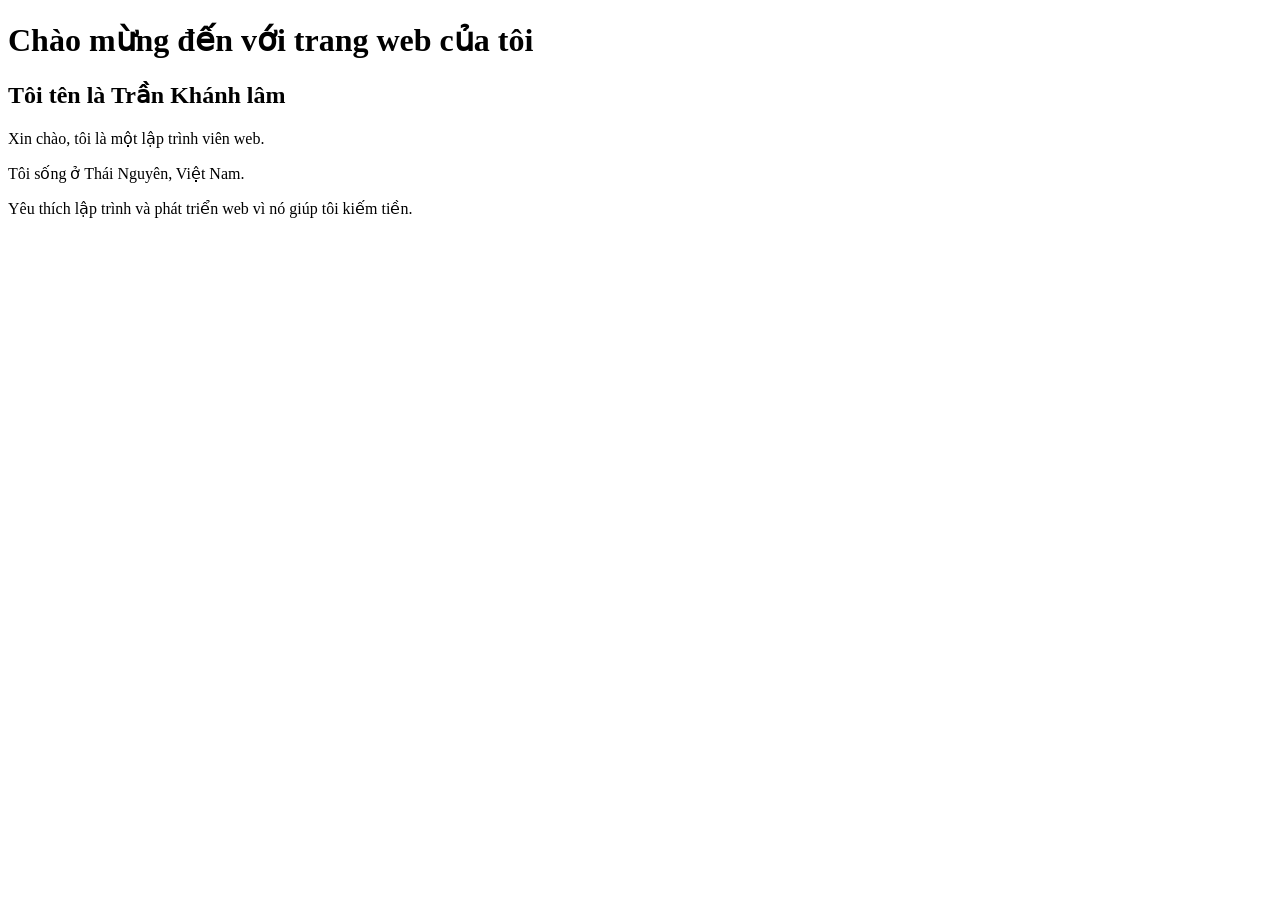
<file: index.html>
<!DOCTYPE html>
<html lang="en">
<head>
    <meta charset="UTF-8">
    <meta name="viewport" content="width=device-width, initial-scale=1.0">
    <title>Document</title>
</head>
<body>
    <h1>Chào mừng đến với trang web của tôi</h1>
    <h2>Tôi tên là Trần Khánh lâm</h2>
    <p>Xin chào, tôi là một lập trình viên web.</p>
    <p>Tôi sống ở Thái Nguyên, Việt Nam.</p>
    <p>Yêu thích lập trình và phát triển web vì nó giúp tôi kiếm tiền.</p>
</body>
</html>
</file>
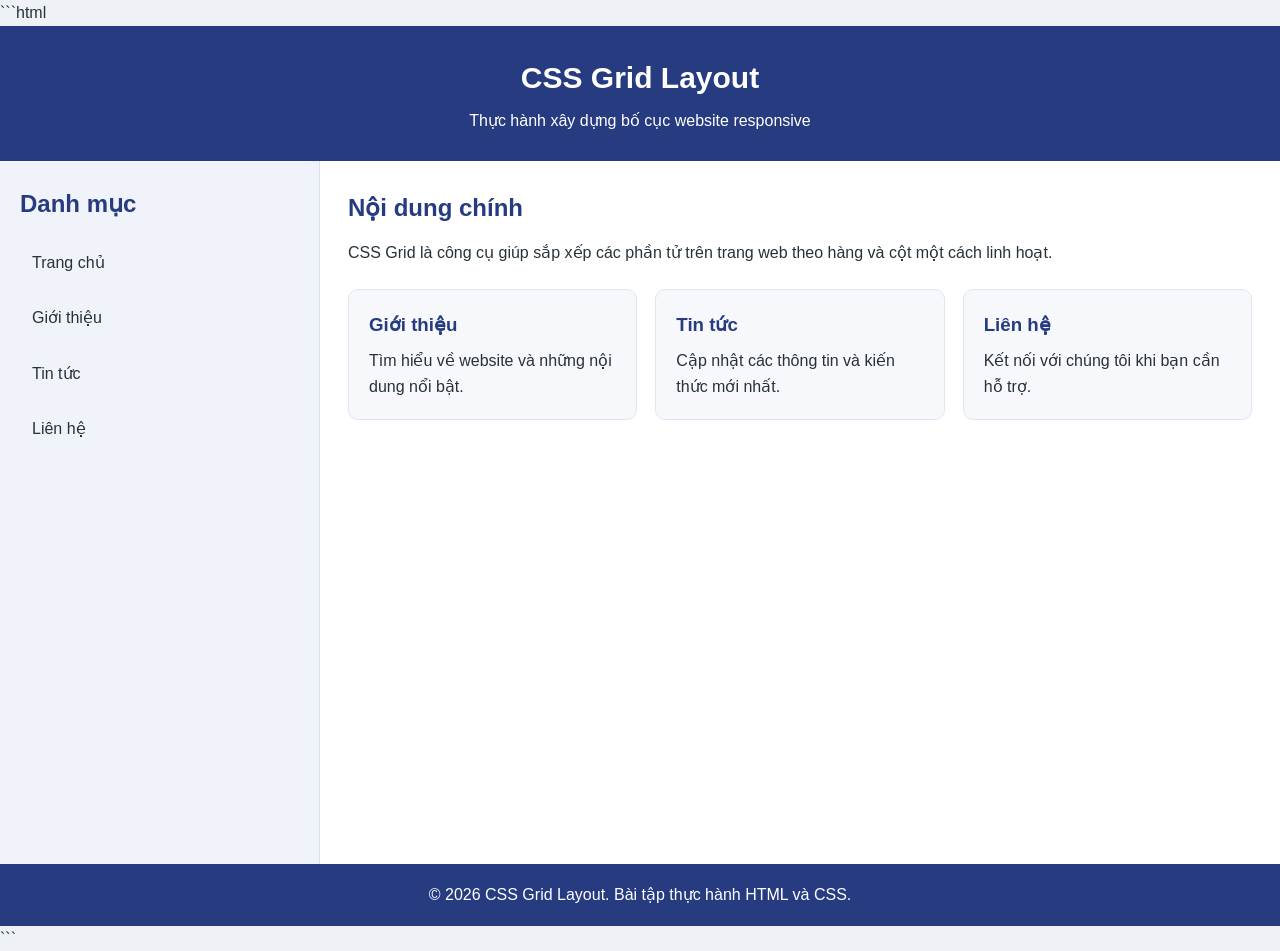
<file: css-grid-layout/index.html>
```html
<!DOCTYPE html>
<html lang="vi">
<head>
    <meta charset="UTF-8">
    <meta name="viewport" content="width=device-width, initial-scale=1.0">
    <title>CSS Grid Layout</title>
    <link rel="stylesheet" href="style.css">
</head>
<body>
    <div class="container">
        <header class="header">
            <h1>CSS Grid Layout</h1>
            <p>Thực hành xây dựng bố cục website responsive</p>
        </header>

        <nav class="sidebar">
            <h2>Danh mục</h2>
            <ul>
                <li><a href="#home">Trang chủ</a></li>
                <li><a href="#about">Giới thiệu</a></li>
                <li><a href="#news">Tin tức</a></li>
                <li><a href="#contact">Liên hệ</a></li>
            </ul>
        </nav>

        <main class="content" id="home">
            <h2>Nội dung chính</h2>
            <p>
                CSS Grid là công cụ giúp sắp xếp các phần tử trên trang web
                theo hàng và cột một cách linh hoạt.
            </p>

            <section class="cards">
                <article class="card" id="about">
                    <h3>Giới thiệu</h3>
                    <p>Tìm hiểu về website và những nội dung nổi bật.</p>
                </article>

                <article class="card" id="news">
                    <h3>Tin tức</h3>
                    <p>Cập nhật các thông tin và kiến thức mới nhất.</p>
                </article>

                <article class="card" id="contact">
                    <h3>Liên hệ</h3>
                    <p>Kết nối với chúng tôi khi bạn cần hỗ trợ.</p>
                </article>
            </section>
        </main>

        <footer class="footer">
            <p>&copy; 2026 CSS Grid Layout. Bài tập thực hành HTML và CSS.</p>
        </footer>
    </div>
</body>
</html>
```
</file>
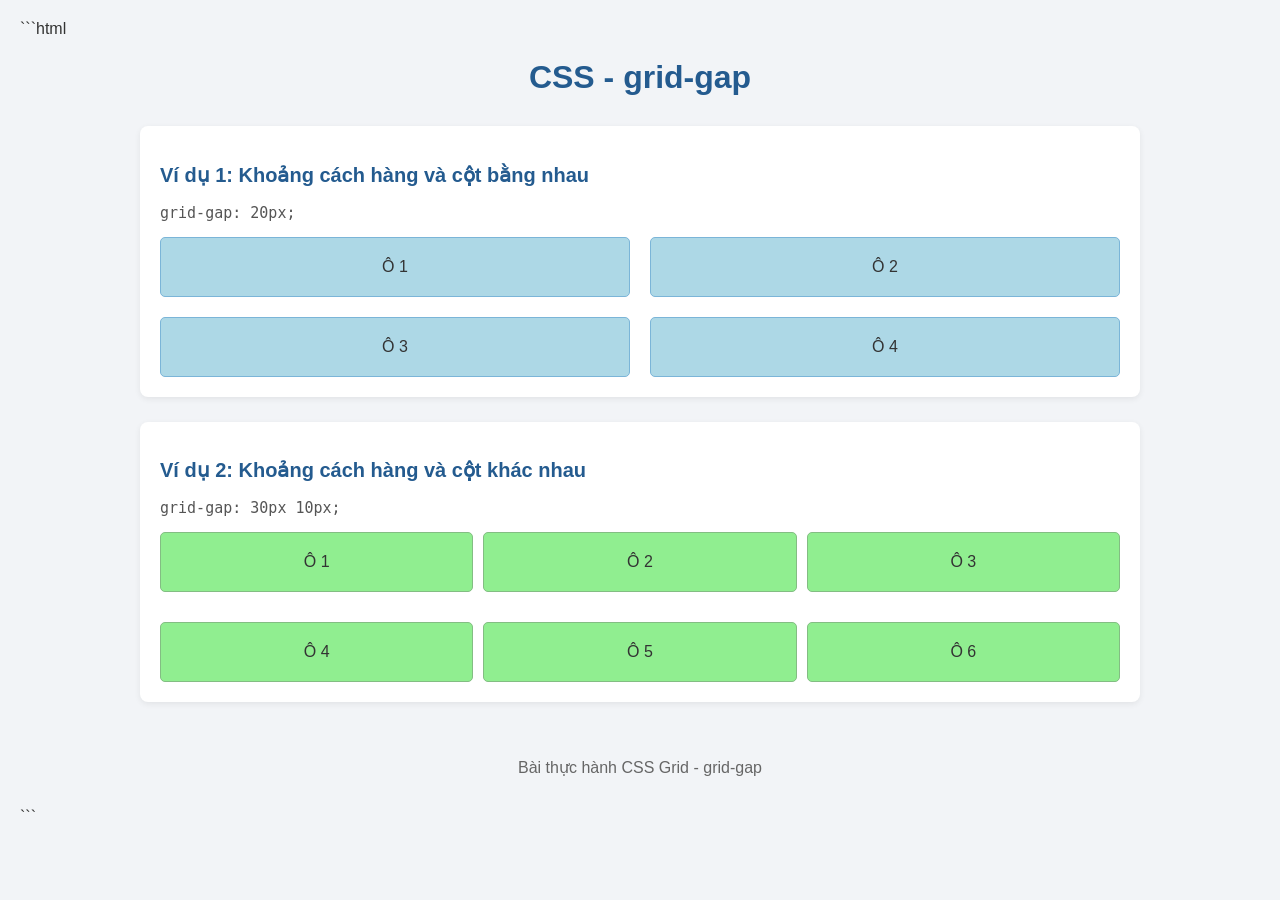
<file: grid-gap/index.htm>
```html
<!DOCTYPE html>
<html lang="vi">
<head>
    <meta charset="UTF-8">
    <meta name="viewport" content="width=device-width, initial-scale=1.0">
    <title>CSS Grid Gap</title>
    <link rel="stylesheet" href="style.css">
</head>
<body>
    <div class="container">
        <h1>CSS - grid-gap</h1>

        <!-- Ví dụ 1 -->
        <section class="example">
            <h2>Ví dụ 1: Khoảng cách hàng và cột bằng nhau</h2>
            <p>grid-gap: 20px;</p>

            <div class="grid-container grid-example-1">
                <div>Ô 1</div>
                <div>Ô 2</div>
                <div>Ô 3</div>
                <div>Ô 4</div>
            </div>
        </section>

        <!-- Ví dụ 2 -->
        <section class="example">
            <h2>Ví dụ 2: Khoảng cách hàng và cột khác nhau</h2>
            <p>grid-gap: 30px 10px;</p>

            <div class="grid-container grid-example-2">
                <div>Ô 1</div>
                <div>Ô 2</div>
                <div>Ô 3</div>
                <div>Ô 4</div>
                <div>Ô 5</div>
                <div>Ô 6</div>
            </div>
        </section>

        <footer>
            <p>Bài thực hành CSS Grid - grid-gap</p>
        </footer>
    </div>
</body>
</html>
```
</file>
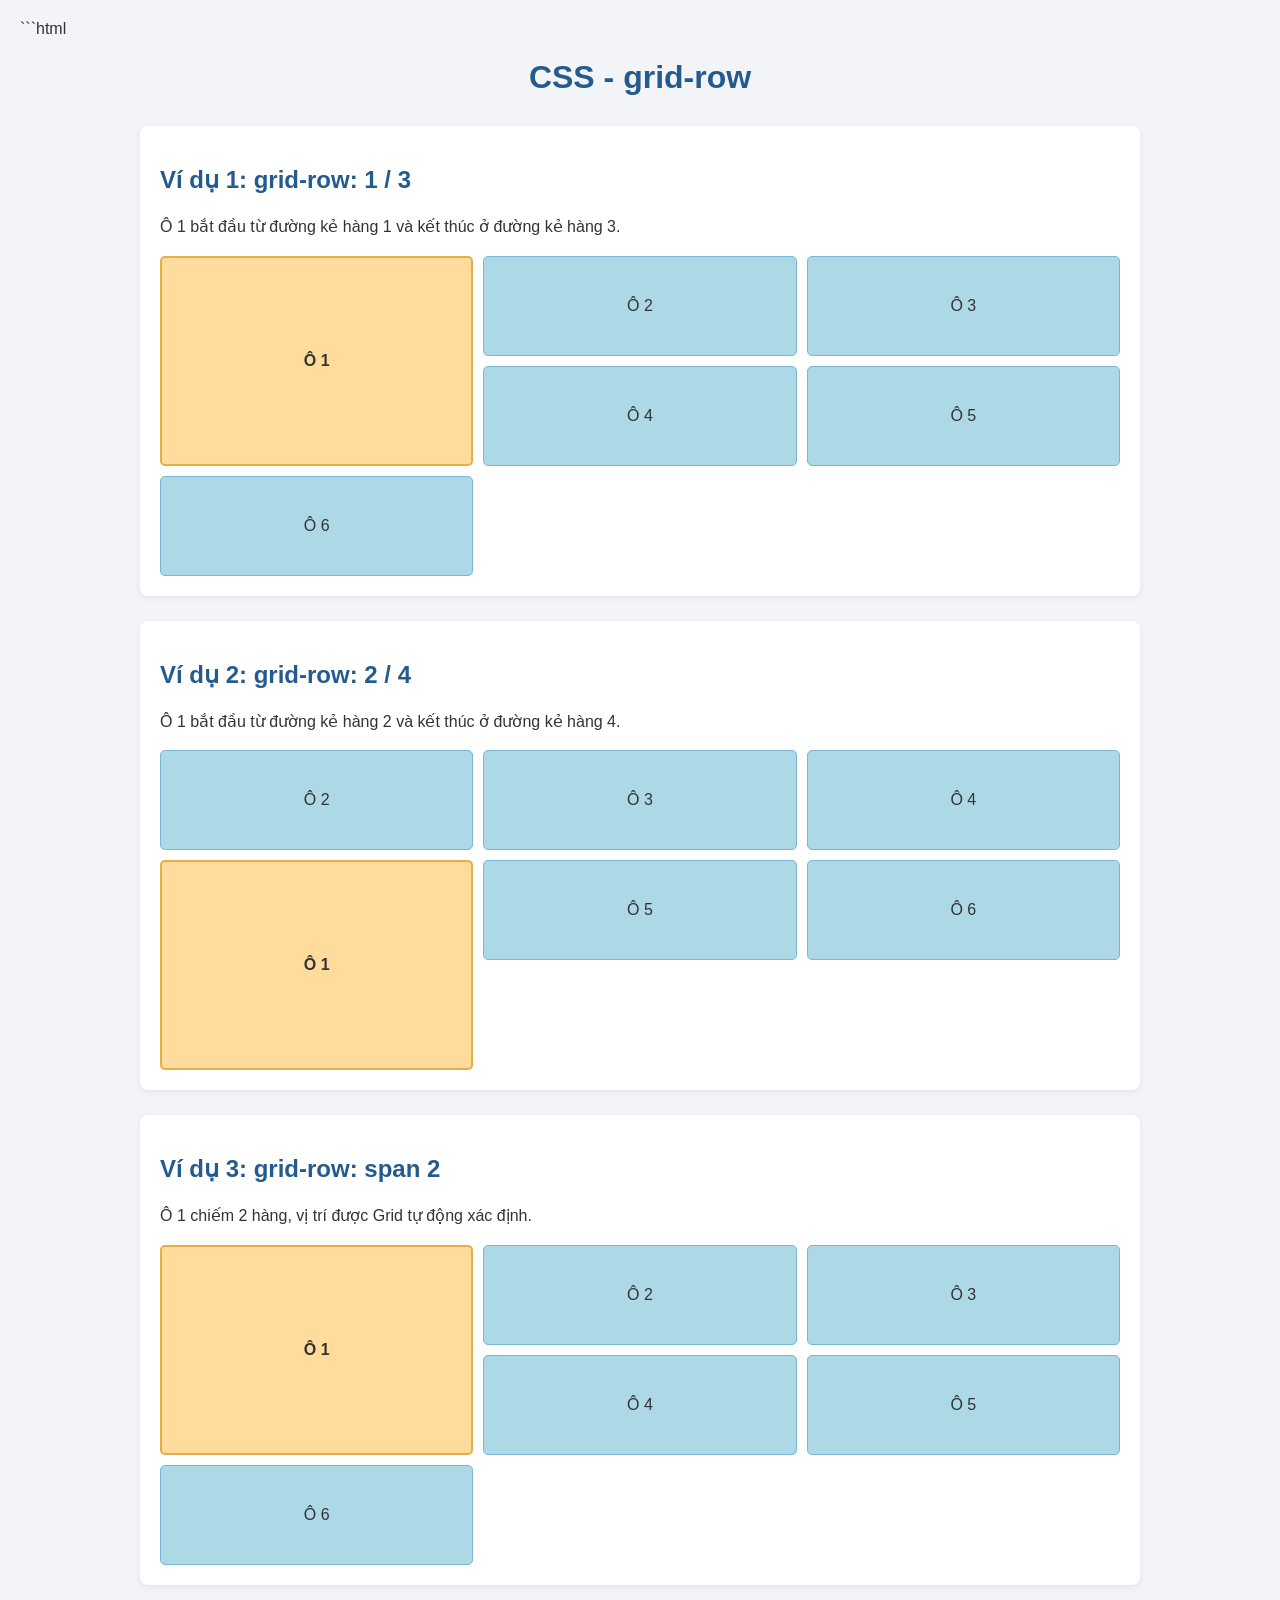
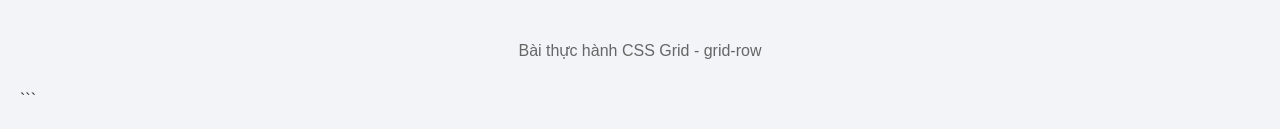
<file: grid-row/index.html>
```html
<!DOCTYPE html>
<html lang="vi">
<head>
    <meta charset="UTF-8">
    <meta name="viewport" content="width=device-width, initial-scale=1.0">
    <title>CSS Grid Row</title>
    <link rel="stylesheet" href="style.css">
</head>
<body>
    <div class="container">
        <h1>CSS - grid-row</h1>

        <section class="example">
            <h2>Ví dụ 1: grid-row: 1 / 3</h2>
            <p>Ô 1 bắt đầu từ đường kẻ hàng 1 và kết thúc ở đường kẻ hàng 3.</p>

            <div class="grid-container grid-example-1">
                <div class="item item1">Ô 1</div>
                <div class="item">Ô 2</div>
                <div class="item">Ô 3</div>
                <div class="item">Ô 4</div>
                <div class="item">Ô 5</div>
                <div class="item">Ô 6</div>
            </div>
        </section>

        <section class="example">
            <h2>Ví dụ 2: grid-row: 2 / 4</h2>
            <p>Ô 1 bắt đầu từ đường kẻ hàng 2 và kết thúc ở đường kẻ hàng 4.</p>

            <div class="grid-container grid-example-2">
                <div class="item item1">Ô 1</div>
                <div class="item">Ô 2</div>
                <div class="item">Ô 3</div>
                <div class="item">Ô 4</div>
                <div class="item">Ô 5</div>
                <div class="item">Ô 6</div>
            </div>
        </section>

        <section class="example">
            <h2>Ví dụ 3: grid-row: span 2</h2>
            <p>Ô 1 chiếm 2 hàng, vị trí được Grid tự động xác định.</p>

            <div class="grid-container grid-example-3">
                <div class="item item1">Ô 1</div>
                <div class="item">Ô 2</div>
                <div class="item">Ô 3</div>
                <div class="item">Ô 4</div>
                <div class="item">Ô 5</div>
                <div class="item">Ô 6</div>
            </div>
        </section>

        <footer>
            <p>Bài thực hành CSS Grid - grid-row</p>
        </footer>
    </div>
</body>
</html>
```
</file>
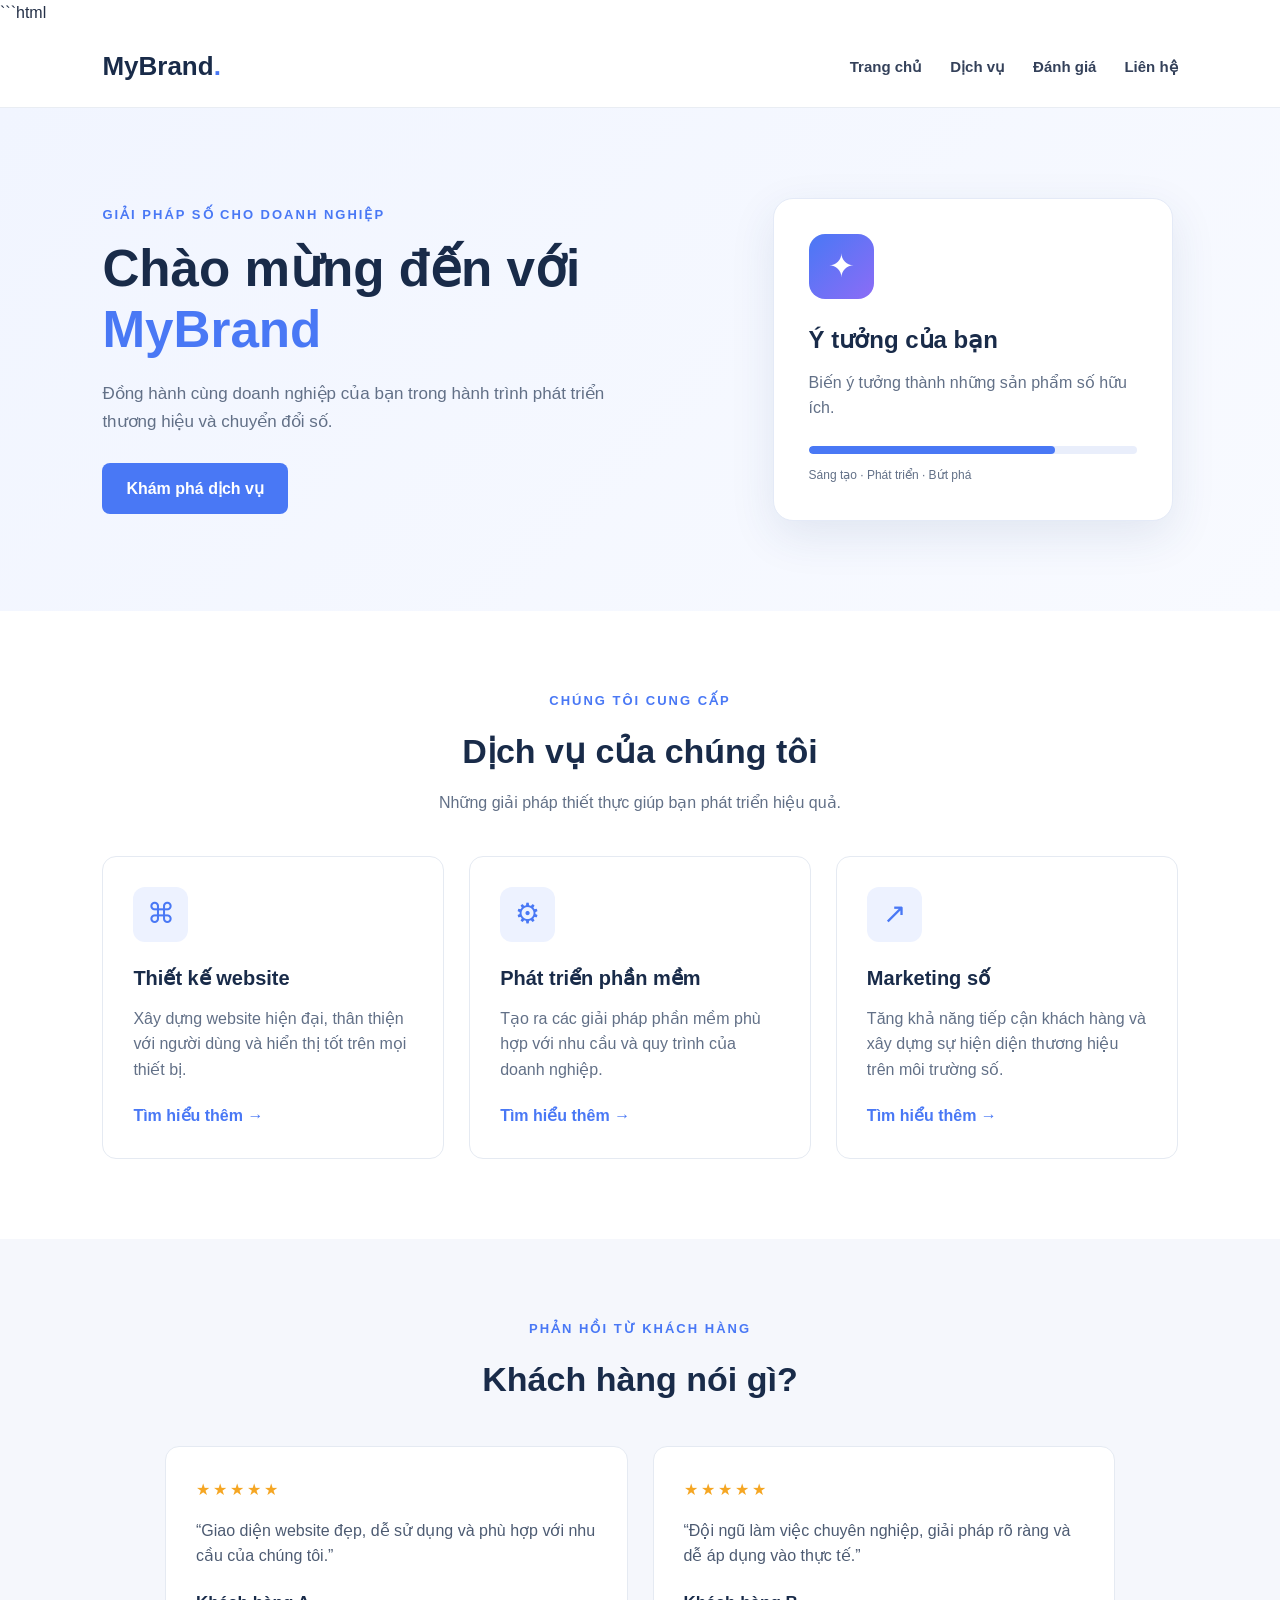
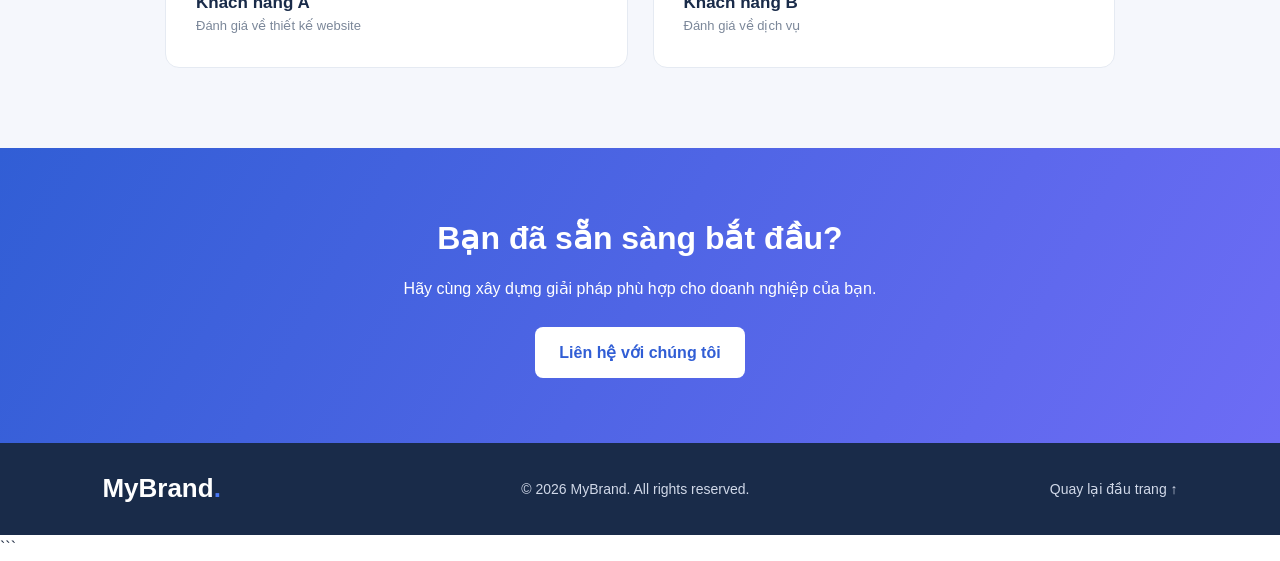
<file: landing-page-responsive/index.html>
```html
<!DOCTYPE html>
<html lang="vi">
<head>
    <meta charset="UTF-8">
    <meta name="viewport" content="width=device-width, initial-scale=1.0">
    <title>MyBrand - Landing Page</title>
    <link rel="stylesheet" href="style.css">
</head>
<body>

    <!-- Header -->
    <header class="header">
        <a href="#" class="logo">MyBrand<span>.</span></a>

        <nav class="nav">
            <ul>
                <li><a href="#home">Trang chủ</a></li>
                <li><a href="#services">Dịch vụ</a></li>
                <li><a href="#testimonials">Đánh giá</a></li>
                <li><a href="#contact">Liên hệ</a></li>
            </ul>
        </nav>
    </header>

    <main>
        <!-- Hero section -->
        <section id="home" class="hero">
            <div class="hero-content">
                <p class="subtitle">GIẢI PHÁP SỐ CHO DOANH NGHIỆP</p>

                <h1>Chào mừng đến với <span>MyBrand</span></h1>

                <p class="hero-description">
                    Đồng hành cùng doanh nghiệp của bạn trong hành trình
                    phát triển thương hiệu và chuyển đổi số.
                </p>

                <a href="#services" class="btn">Khám phá dịch vụ</a>
            </div>

            <div class="hero-card">
                <div class="hero-icon">✦</div>
                <h2>Ý tưởng của bạn</h2>
                <p>Biến ý tưởng thành những sản phẩm số hữu ích.</p>
                <div class="progress">
                    <span></span>
                </div>
                <p class="progress-label">Sáng tạo · Phát triển · Bứt phá</p>
            </div>
        </section>

        <!-- Services -->
        <section id="services" class="services">
            <div class="section-heading">
                <p class="subtitle">CHÚNG TÔI CUNG CẤP</p>
                <h2>Dịch vụ của chúng tôi</h2>
                <p>Những giải pháp thiết thực giúp bạn phát triển hiệu quả.</p>
            </div>

            <div class="service-container">
                <article class="service">
                    <div class="service-icon">⌘</div>
                    <h3>Thiết kế website</h3>
                    <p>
                        Xây dựng website hiện đại, thân thiện với người dùng
                        và hiển thị tốt trên mọi thiết bị.
                    </p>
                    <a href="#contact">Tìm hiểu thêm →</a>
                </article>

                <article class="service">
                    <div class="service-icon">⚙</div>
                    <h3>Phát triển phần mềm</h3>
                    <p>
                        Tạo ra các giải pháp phần mềm phù hợp với nhu cầu
                        và quy trình của doanh nghiệp.
                    </p>
                    <a href="#contact">Tìm hiểu thêm →</a>
                </article>

                <article class="service">
                    <div class="service-icon">↗</div>
                    <h3>Marketing số</h3>
                    <p>
                        Tăng khả năng tiếp cận khách hàng và xây dựng
                        sự hiện diện thương hiệu trên môi trường số.
                    </p>
                    <a href="#contact">Tìm hiểu thêm →</a>
                </article>
            </div>
        </section>

        <!-- Testimonials -->
        <section id="testimonials" class="testimonials">
            <div class="section-heading">
                <p class="subtitle">PHẢN HỒI TỪ KHÁCH HÀNG</p>
                <h2>Khách hàng nói gì?</h2>
            </div>

            <div class="testimonial-container">
                <article class="testimonial">
                    <div class="stars">★★★★★</div>
                    <p>
                        “Giao diện website đẹp, dễ sử dụng và phù hợp
                        với nhu cầu của chúng tôi.”
                    </p>
                    <h3>Khách hàng A</h3>
                    <span>Đánh giá về thiết kế website</span>
                </article>

                <article class="testimonial">
                    <div class="stars">★★★★★</div>
                    <p>
                        “Đội ngũ làm việc chuyên nghiệp, giải pháp rõ ràng
                        và dễ áp dụng vào thực tế.”
                    </p>
                    <h3>Khách hàng B</h3>
                    <span>Đánh giá về dịch vụ</span>
                </article>
            </div>
        </section>

        <!-- Contact call to action -->
        <section id="contact" class="contact">
            <h2>Bạn đã sẵn sàng bắt đầu?</h2>
            <p>Hãy cùng xây dựng giải pháp phù hợp cho doanh nghiệp của bạn.</p>
            <a href="mailto:hello@example.com" class="btn btn-light">
                Liên hệ với chúng tôi
            </a>
        </section>
    </main>

    <!-- Footer -->
    <footer class="footer">
        <a href="#home" class="logo">MyBrand<span>.</span></a>
        <p>&copy; 2026 MyBrand. All rights reserved.</p>
        <a href="#home">Quay lại đầu trang ↑</a>
    </footer>

</body>
</html>
```
</file>
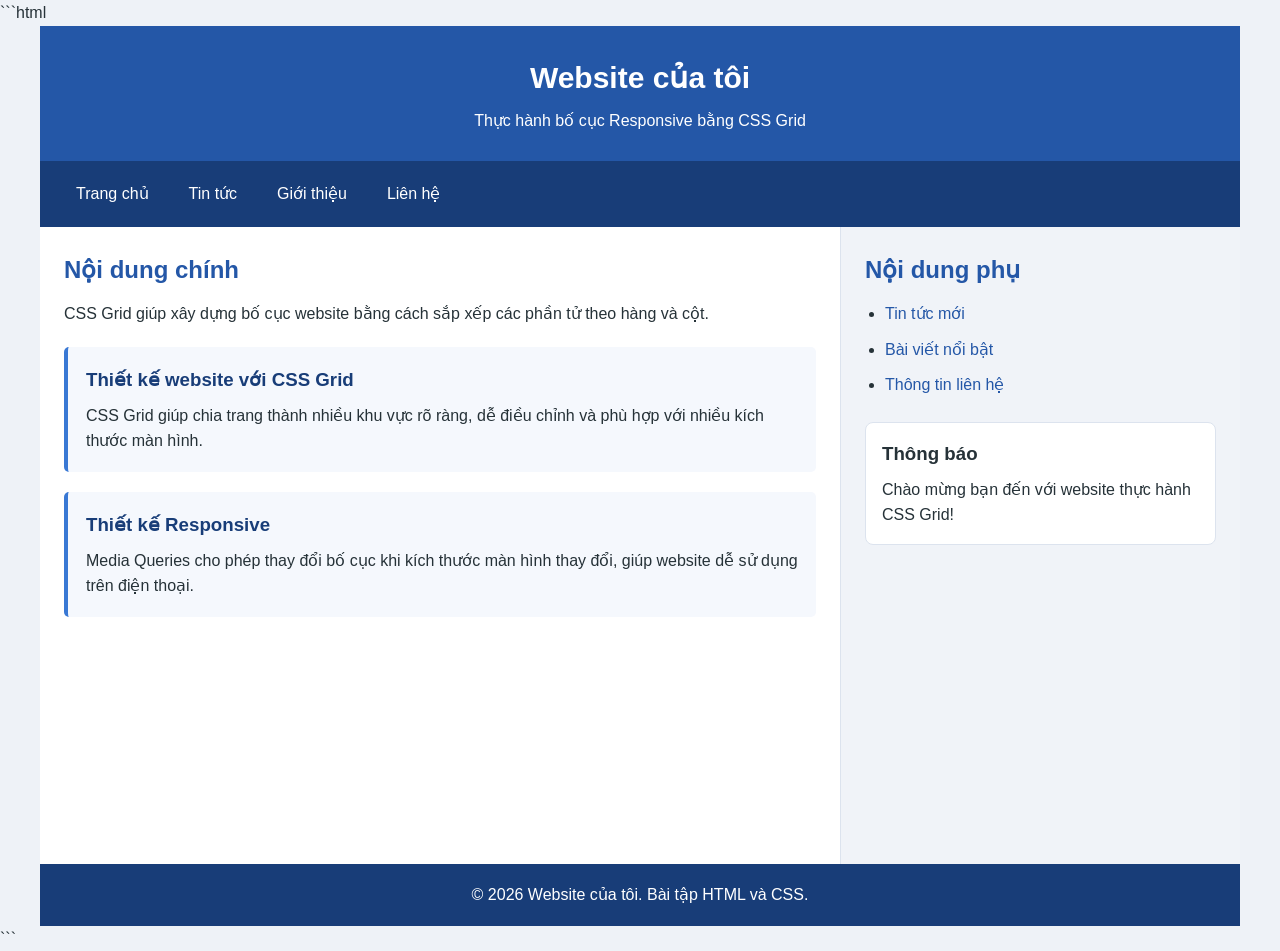
<file: responsive-grid-layout/index.html>
```html
<!DOCTYPE html>
<html lang="vi">
<head>
    <meta charset="UTF-8">
    <meta name="viewport" content="width=device-width, initial-scale=1.0">
    <title>Responsive Grid Layout</title>
    <link rel="stylesheet" href="style.css">
</head>
<body>
    <div class="container">
        <header class="header">
            <h1>Website của tôi</h1>
            <p>Thực hành bố cục Responsive bằng CSS Grid</p>
        </header>

        <nav class="navigation">
            <a href="#home">Trang chủ</a>
            <a href="#news">Tin tức</a>
            <a href="#about">Giới thiệu</a>
            <a href="#contact">Liên hệ</a>
        </nav>

        <main class="main-content" id="home">
            <h2>Nội dung chính</h2>
            <p>
                CSS Grid giúp xây dựng bố cục website bằng cách sắp xếp
                các phần tử theo hàng và cột.
            </p>

            <section class="article" id="news">
                <h3>Thiết kế website với CSS Grid</h3>
                <p>
                    CSS Grid giúp chia trang thành nhiều khu vực rõ ràng,
                    dễ điều chỉnh và phù hợp với nhiều kích thước màn hình.
                </p>
            </section>

            <section class="article" id="about">
                <h3>Thiết kế Responsive</h3>
                <p>
                    Media Queries cho phép thay đổi bố cục khi kích thước
                    màn hình thay đổi, giúp website dễ sử dụng trên điện thoại.
                </p>
            </section>
        </main>

        <aside class="sidebar">
            <h2>Nội dung phụ</h2>
            <ul>
                <li><a href="#news">Tin tức mới</a></li>
                <li><a href="#about">Bài viết nổi bật</a></li>
                <li><a href="#contact">Thông tin liên hệ</a></li>
            </ul>

            <div class="sidebar-box" id="contact">
                <h3>Thông báo</h3>
                <p>Chào mừng bạn đến với website thực hành CSS Grid!</p>
            </div>
        </aside>

        <footer class="footer">
            <p>&copy; 2026 Website của tôi. Bài tập HTML và CSS.</p>
        </footer>
    </div>
</body>
</html>
```
</file>
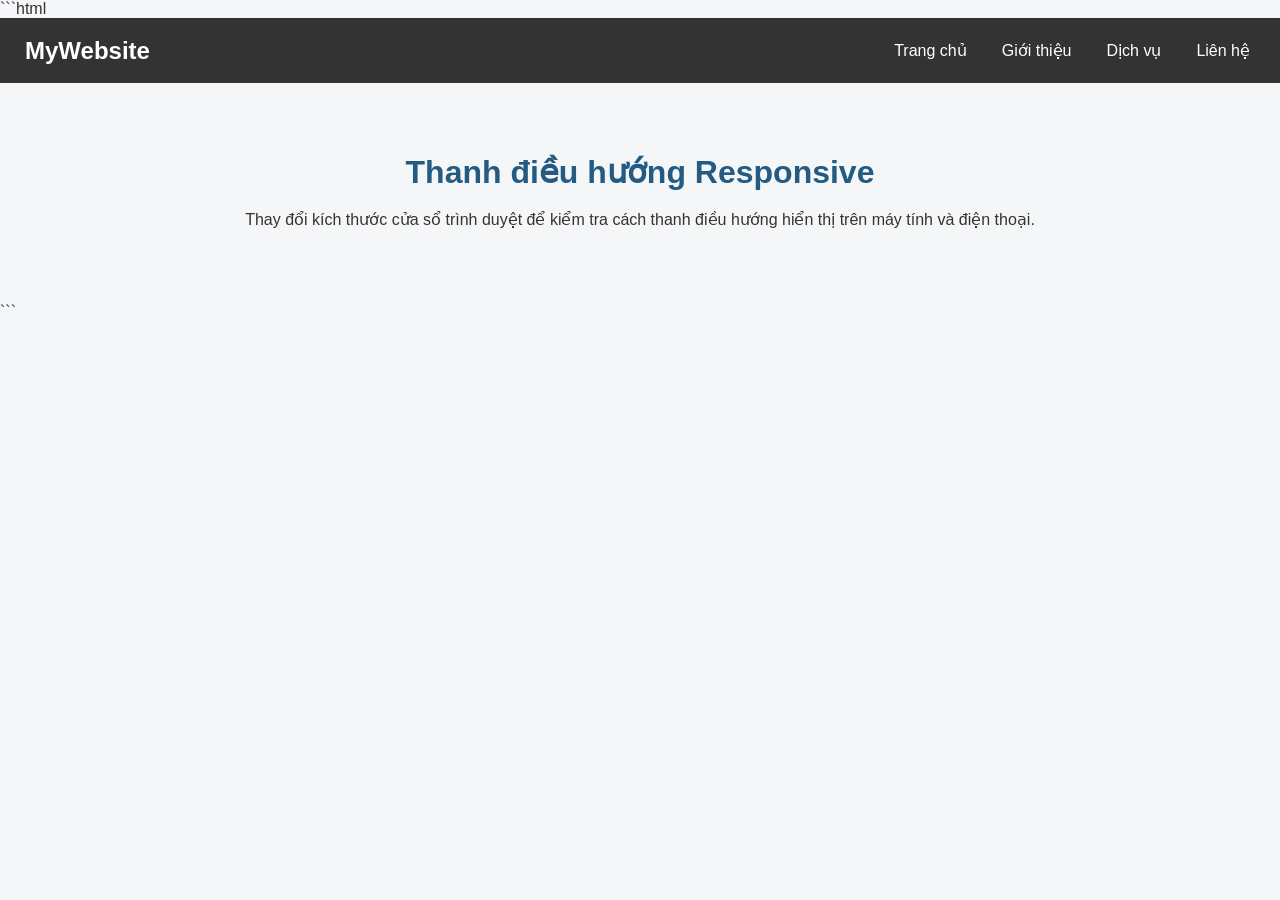
<file: responsive-navbar/index.html>
```html
<!DOCTYPE html>
<html lang="vi">
<head>
    <meta charset="UTF-8">
    <meta name="viewport" content="width=device-width, initial-scale=1.0">
    <title>Responsive Navbar</title>
    <link rel="stylesheet" href="style.css">
    <script src="script.js" defer></script>
</head>
<body>
    <nav class="navbar">
        <a href="#" class="logo">MyWebsite</a>

        <button
            class="menu-icon"
            type="button"
            aria-label="Mở menu"
            aria-expanded="false"
            aria-controls="nav-links"
        >
            ☰
        </button>

        <ul class="nav-links" id="nav-links">
            <li><a href="#">Trang chủ</a></li>
            <li><a href="#">Giới thiệu</a></li>
            <li><a href="#">Dịch vụ</a></li>
            <li><a href="#">Liên hệ</a></li>
        </ul>
    </nav>

    <main class="content">
        <h1>Thanh điều hướng Responsive</h1>
        <p>
            Thay đổi kích thước cửa sổ trình duyệt để kiểm tra
            cách thanh điều hướng hiển thị trên máy tính và điện thoại.
        </p>
    </main>
</body>
</html>
```
</file>
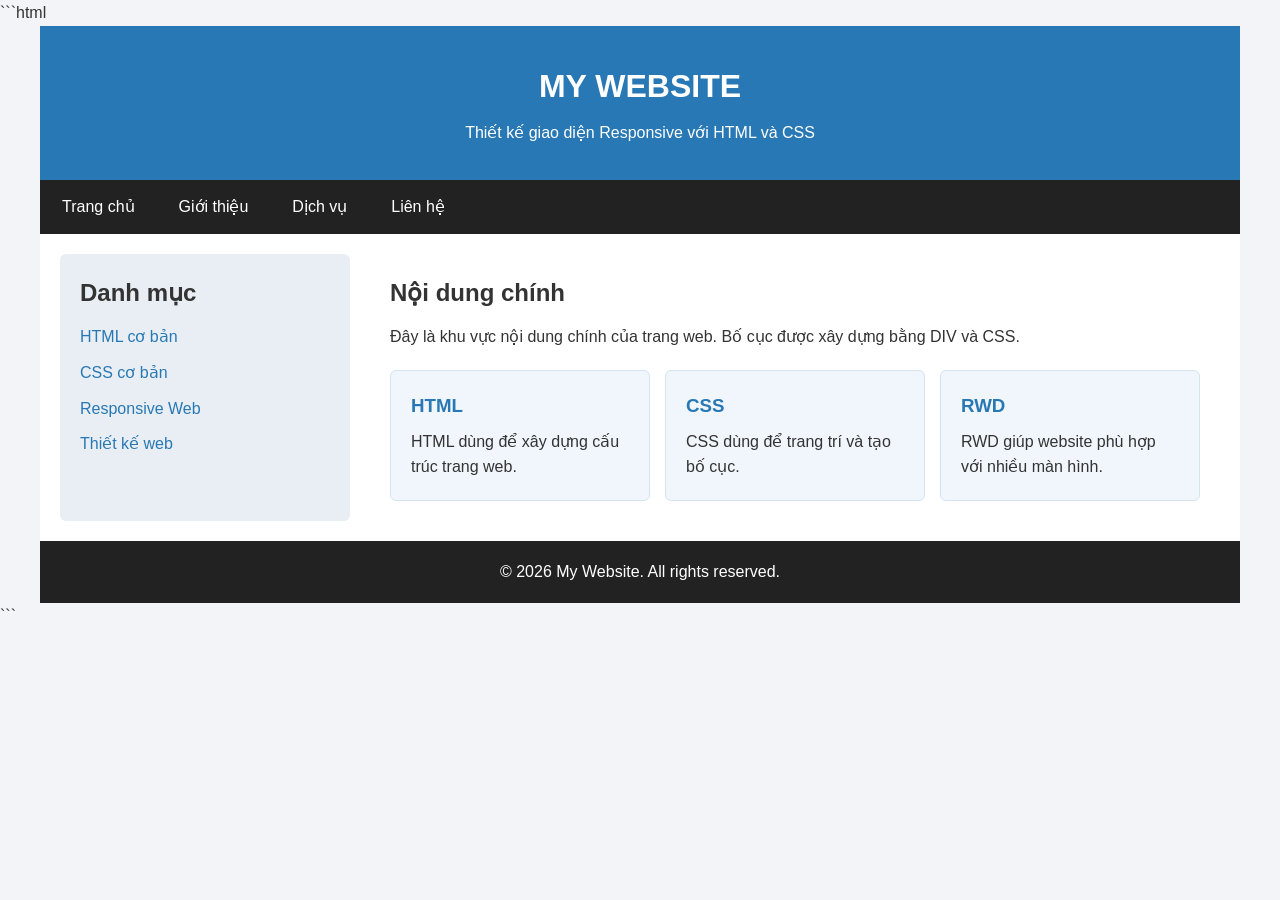
<file: tao-layout-rwd/index.html>
```html
<!DOCTYPE html>
<html lang="vi">
<head>
    <meta charset="UTF-8">
    <meta name="viewport" content="width=device-width, initial-scale=1.0">
    <title>Tạo Layout với RWD</title>
    <link rel="stylesheet" href="style.css">
</head>
<body>

    <div class="container">

        <div class="header">
            <h1>MY WEBSITE</h1>
            <p>Thiết kế giao diện Responsive với HTML và CSS</p>
        </div>

        <div class="menu">
            <a href="#">Trang chủ</a>
            <a href="#">Giới thiệu</a>
            <a href="#">Dịch vụ</a>
            <a href="#">Liên hệ</a>
        </div>

        <div class="main">
            <div class="sidebar">
                <h2>Danh mục</h2>
                <ul>
                    <li><a href="#">HTML cơ bản</a></li>
                    <li><a href="#">CSS cơ bản</a></li>
                    <li><a href="#">Responsive Web</a></li>
                    <li><a href="#">Thiết kế web</a></li>
                </ul>
            </div>

            <div class="content">
                <h2>Nội dung chính</h2>
                <p>
                    Đây là khu vực nội dung chính của trang web.
                    Bố cục được xây dựng bằng DIV và CSS.
                </p>

                <div class="cards">
                    <div class="card">
                        <h3>HTML</h3>
                        <p>HTML dùng để xây dựng cấu trúc trang web.</p>
                    </div>

                    <div class="card">
                        <h3>CSS</h3>
                        <p>CSS dùng để trang trí và tạo bố cục.</p>
                    </div>

                    <div class="card">
                        <h3>RWD</h3>
                        <p>RWD giúp website phù hợp với nhiều màn hình.</p>
                    </div>
                </div>
            </div>
        </div>

        <div class="footer">
            <p>© 2026 My Website. All rights reserved.</p>
        </div>

    </div>

</body>
</html>
```
</file>
<file: css-grid-layout/style.css>
/* Thiết lập chung */
* {
    margin: 0;
    padding: 0;
    box-sizing: border-box;
}

html {
    scroll-behavior: smooth;
}

body {
    font-family: Arial, sans-serif;
    line-height: 1.6;
    color: #263238;
    background-color: #eef2f7;
}

/* Lưới bố cục chính */
.container {
    display: grid;
    grid-template-columns: 1fr 3fr;
    grid-template-rows: auto 1fr auto;
    grid-template-areas:
        "header header"
        "sidebar content"
        "footer footer";

    min-height: 100vh;
    max-width: 1400px;
    margin: 0 auto;
    background-color: white;
}

/* Header */
.header {
    grid-area: header;
    padding: 28px 20px;
    text-align: center;
    color: white;
    background-color: #263b80;
}

.header h1 {
    margin-bottom: 6px;
    font-size: 30px;
}

/* Sidebar */
.sidebar {
    grid-area: sidebar;
    padding: 24px 20px;
    background-color: #f0f3fa;
    border-right: 1px solid #dce2ed;
}

.sidebar h2 {
    margin-bottom: 16px;
    color: #263b80;
}

.sidebar ul {
    list-style: none;
}

.sidebar li {
    margin-bottom: 10px;
}

.sidebar a {
    display: block;
    padding: 10px 12px;
    color: #263238;
    text-decoration: none;
    border-radius: 6px;
    transition: background-color 0.2s, color 0.2s;
}

.sidebar a:hover {
    color: white;
    background-color: #263b80;
}

/* Nội dung chính */
.content {
    grid-area: content;
    min-width: 0;
    padding: 28px;
}

.content h2 {
    margin-bottom: 12px;
    color: #263b80;
}

.content > p {
    margin-bottom: 24px;
}

/* Các thẻ nội dung sử dụng CSS Grid */
.cards {
    display: grid;
    grid-template-columns: repeat(3, minmax(0, 1fr));
    gap: 18px;
}

.card {
    padding: 20px;
    background-color: #f7f8fc;
    border: 1px solid #e0e5ef;
    border-radius: 10px;
    transition: transform 0.2s, box-shadow 0.2s;
}

.card:hover {
    transform: translateY(-4px);
    box-shadow: 0 6px 16px rgb(0 0 0 / 10%);
}

.card h3 {
    margin-bottom: 8px;
    color: #263b80;
}

/* Footer */
.footer {
    grid-area: footer;
    padding: 18px;
    text-align: center;
    color: white;
    background-color: #263b80;
}

/* Responsive trên tablet và điện thoại */
@media (max-width: 768px) {
    .container {
        grid-template-columns: 1fr;
        grid-template-rows: auto auto 1fr auto;
        grid-template-areas:
            "header"
            "sidebar"
            "content"
            "footer";
    }

    .sidebar {
        border-right: none;
        border-bottom: 1px solid #dce2ed;
    }

    .sidebar ul {
        display: flex;
        flex-wrap: wrap;
        gap: 6px;
    }

    .sidebar li {
        margin-bottom: 0;
    }

    .content {
        padding: 20px;
    }

    .cards {
        grid-template-columns: repeat(2, minmax(0, 1fr));
    }
}

/* Điện thoại màn hình nhỏ */
@media (max-width: 480px) {
    .header h1 {
        font-size: 24px;
    }

    .cards {
        grid-template-columns: 1fr;
    }

    .content {
        padding: 16px;
    }
}
</file>
<file: grid-gap/style.css>
* {
    box-sizing: border-box;
}

body {
    margin: 0;
    padding: 20px;
    font-family: Arial, sans-serif;
    color: #333;
    background-color: #f2f4f7;
}

.container {
    max-width: 1000px;
    margin: 0 auto;
}

h1 {
    text-align: center;
    color: #245b8f;
    margin-bottom: 30px;
}

.example {
    background-color: white;
    padding: 20px;
    margin-bottom: 25px;
    border-radius: 8px;
    box-shadow: 0 2px 6px #00000012;
}

.example h2 {
    color: #245b8f;
    font-size: 20px;
}

.example p {
    color: #555;
    font-family: monospace;
    font-size: 15px;
}

/* Thiết lập Grid chung */
.grid-container {
    display: grid;
    grid-template-columns: repeat(2, minmax(0, 1fr));
    margin-top: 15px;
}

.grid-container div {
    padding: 20px;
    text-align: center;
    background-color: lightblue;
    border: 1px solid #7bb5d8;
    border-radius: 5px;
}

/* Ví dụ 1: Khoảng cách hàng và cột là 20px */
.grid-example-1 {
    grid-gap: 20px;
}

/* Ví dụ 2: Hàng cách 30px, cột cách 10px */
.grid-example-2 {
    grid-template-columns: repeat(3, minmax(0, 1fr));
    grid-gap: 30px 10px;
}

.grid-example-2 div {
    background-color: lightgreen;
    border-color: #83bd83;
}

footer {
    text-align: center;
    padding: 15px;
    color: #666;
}

/* Responsive cho màn hình nhỏ */
@media screen and (max-width: 600px) {
    body {
        padding: 10px;
    }

    .example {
        padding: 12px;
    }

    .example h2 {
        font-size: 17px;
    }

    .grid-container div {
        padding: 15px 8px;
    }
}
</file>
<file: grid-row/style.css>
* {
    box-sizing: border-box;
}

body {
    margin: 0;
    padding: 20px;
    font-family: Arial, sans-serif;
    color: #333;
    background-color: #f2f4f7;
}

.container {
    max-width: 1000px;
    margin: 0 auto;
}

h1 {
    text-align: center;
    color: #245b8f;
    margin-bottom: 30px;
}

.example {
    background-color: white;
    padding: 20px;
    margin-bottom: 25px;
    border-radius: 8px;
    box-shadow: 0 2px 6px #00000012;
}

.example h2 {
    color: #245b8f;
}

.example p {
    line-height: 1.6;
}

/* Tạo Grid gồm 3 cột và 3 hàng */
.grid-container {
    display: grid;
    grid-template-columns: repeat(3, minmax(0, 1fr));
    grid-template-rows: repeat(3, 100px);
    gap: 10px;
    margin-top: 15px;
}

.item {
    display: flex;
    justify-content: center;
    align-items: center;
    padding: 10px;
    text-align: center;
    background-color: lightblue;
    border: 1px solid #7bb5d8;
    border-radius: 5px;
}

/* Làm nổi bật Ô 1 */
.item1 {
    background-color: #ffdc9b;
    border: 2px solid #e7ae48;
    font-weight: bold;
}

/* Ví dụ 1: chiếm hàng 1 và hàng 2 */
.grid-example-1 .item1 {
    grid-row: 1 / 3;
}

/* Ví dụ 2: chiếm hàng 2 và hàng 3 */
.grid-example-2 .item1 {
    grid-row: 2 / 4;
}

/* Ví dụ 3: chiếm 2 hàng */
.grid-example-3 .item1 {
    grid-row: span 2;
}

footer {
    text-align: center;
    color: #666;
    padding: 15px;
}

/* Responsive */
@media screen and (max-width: 600px) {
    body {
        padding: 10px;
    }

    .example {
        padding: 12px;
    }

    .grid-container {
        grid-template-rows: repeat(3, 80px);
        gap: 6px;
    }
}
</file>
<file: landing-page-responsive/style.css>
/* Thiết lập chung */
* {
    margin: 0;
    padding: 0;
    box-sizing: border-box;
}

html {
    scroll-behavior: smooth;
}

body {
    font-family: Arial, sans-serif;
    line-height: 1.6;
    color: #243047;
    background-color: #ffffff;
}

a {
    text-decoration: none;
}

section {
    scroll-margin-top: 20px;
}

/* Header */
.header {
    display: flex;
    justify-content: space-between;
    align-items: center;
    gap: 20px;
    padding: 20px 8%;
    background-color: #ffffff;
    border-bottom: 1px solid #e9edf3;
}

.logo {
    color: #192b49;
    font-size: 26px;
    font-weight: bold;
}

.logo span {
    color: #4978f5;
}

.nav ul {
    display: flex;
    align-items: center;
    flex-wrap: wrap;
    gap: 28px;
    list-style: none;
}

.nav a {
    color: #34415a;
    font-size: 15px;
    font-weight: 600;
    transition: color 0.2s;
}

.nav a:hover {
    color: #4978f5;
}

/* Hero section */
.hero {
    display: grid;
    grid-template-columns: 1.2fr 0.8fr;
    align-items: center;
    gap: 50px;
    padding: 90px 8%;
    background: linear-gradient(135deg, #f1f5ff, #f8faff);
}

.hero-content {
    max-width: 650px;
}

.subtitle {
    margin-bottom: 12px;
    color: #4978f5;
    font-size: 13px;
    font-weight: bold;
    letter-spacing: 2px;
}

.hero h1 {
    margin-bottom: 20px;
    color: #192b49;
    font-size: clamp(34px, 4vw, 52px);
    line-height: 1.2;
}

.hero h1 span {
    color: #4978f5;
}

.hero-description {
    max-width: 540px;
    margin-bottom: 28px;
    color: #627087;
    font-size: 17px;
}

.btn {
    display: inline-block;
    padding: 13px 24px;
    color: white;
    font-weight: bold;
    background-color: #4978f5;
    border-radius: 8px;
    transition: background-color 0.2s, transform 0.2s;
}

.btn:hover {
    background-color: #315ed5;
    transform: translateY(-2px);
}

/* Thẻ minh họa trong hero */
.hero-card {
    width: 100%;
    max-width: 400px;
    justify-self: center;
    padding: 35px;
    background-color: white;
    border: 1px solid #e4eaf7;
    border-radius: 20px;
    box-shadow: 0 15px 45px rgba(40, 65, 120, 0.1);
}

.hero-icon {
    display: grid;
    place-items: center;
    width: 65px;
    height: 65px;
    margin-bottom: 22px;
    color: white;
    font-size: 32px;
    background: linear-gradient(135deg, #4978f5, #8c6cf6);
    border-radius: 16px;
}

.hero-card h2 {
    margin-bottom: 10px;
    color: #192b49;
    font-size: 24px;
}

.hero-card p {
    color: #627087;
}

.progress {
    height: 8px;
    margin: 25px 0 12px;
    overflow: hidden;
    background-color: #e9eefb;
    border-radius: 10px;
}

.progress span {
    display: block;
    width: 75%;
    height: 100%;
    background-color: #4978f5;
    border-radius: 10px;
}

.hero-card .progress-label {
    font-size: 12px;
}

/* Tiêu đề các khu vực */
.services,
.testimonials {
    padding: 80px 8%;
}

.section-heading {
    max-width: 650px;
    margin: 0 auto 40px;
    text-align: center;
}

.section-heading h2 {
    margin-bottom: 12px;
    color: #192b49;
    font-size: 34px;
}

.section-heading > p:last-child {
    color: #627087;
}

/* Các thẻ dịch vụ: CSS Grid */
.service-container {
    display: grid;
    grid-template-columns: repeat(3, minmax(0, 1fr));
    gap: 25px;
}

.service {
    padding: 30px;
    background-color: white;
    border: 1px solid #e5eaf2;
    border-radius: 14px;
    transition: transform 0.2s, box-shadow 0.2s;
}

.service:hover {
    transform: translateY(-5px);
    box-shadow: 0 12px 30px rgba(40, 65, 120, 0.1);
}

.service-icon {
    display: grid;
    place-items: center;
    width: 55px;
    height: 55px;
    margin-bottom: 20px;
    color: #4978f5;
    font-size: 28px;
    background-color: #edf2ff;
    border-radius: 12px;
}

.service h3 {
    margin-bottom: 12px;
    color: #192b49;
    font-size: 20px;
}

.service p {
    margin-bottom: 20px;
    color: #627087;
}

.service a {
    color: #4978f5;
    font-weight: bold;
}

/* Đánh giá khách hàng */
.testimonials {
    background-color: #f5f7fc;
}

.testimonial-container {
    display: grid;
    grid-template-columns: repeat(2, minmax(0, 1fr));
    gap: 25px;
    max-width: 950px;
    margin: 0 auto;
}

.testimonial {
    padding: 30px;
    background-color: white;
    border: 1px solid #e5eaf2;
    border-radius: 14px;
}

.stars {
    margin-bottom: 15px;
    color: #f5a623;
    letter-spacing: 3px;
}

.testimonial p {
    margin-bottom: 20px;
    color: #4d5b72;
    font-size: 16px;
}

.testimonial h3 {
    color: #192b49;
    font-size: 17px;
}

.testimonial span {
    color: #7b8799;
    font-size: 13px;
}

/* Kêu gọi liên hệ */
.contact {
    padding: 65px 8%;
    text-align: center;
    color: white;
    background: linear-gradient(120deg, #315ed5, #6d6cf5);
}

.contact h2 {
    margin-bottom: 12px;
    font-size: 32px;
}

.contact p {
    margin-bottom: 25px;
}

.btn-light {
    color: #315ed5;
    background-color: white;
}

.btn-light:hover {
    color: white;
    background-color: #192b49;
}

/* Footer */
.footer {
    display: flex;
    justify-content: space-between;
    align-items: center;
    flex-wrap: wrap;
    gap: 15px;
    padding: 25px 8%;
    background-color: #192b49;
}

.footer .logo {
    color: white;
}

.footer p {
    color: #d0d8e8;
    font-size: 14px;
}

.footer > a:last-child {
    color: #d0d8e8;
    font-size: 14px;
}

/* Tablet */
@media (max-width: 900px) {
    .header {
        padding-right: 5%;
        padding-left: 5%;
    }

    .nav ul {
        gap: 15px;
    }

    .hero {
        gap: 30px;
        padding: 65px 5%;
    }

    .services,
    .testimonials {
        padding: 65px 5%;
    }

    .service {
        padding: 22px;
    }
}

/* Mobile */
@media (max-width: 650px) {
    .header {
        flex-direction: column;
        gap: 15px;
        padding: 18px 5%;
    }

    .nav {
        width: 100%;
    }

    .nav ul {
        justify-content: center;
        gap: 8px 18px;
    }

    .nav a {
        font-size: 14px;
    }

    .hero {
        grid-template-columns: minmax(0, 1fr);
        gap: 35px;
        padding: 50px 6%;
    }

    .hero h1 {
        font-size: 36px;
    }

    .hero-description {
        font-size: 16px;
    }

    .hero-card {
        max-width: 100%;
        padding: 25px;
    }

    .services,
    .testimonials {
        padding: 50px 6%;
    }

    .section-heading h2 {
        font-size: 28px;
    }

    .service-container,
    .testimonial-container {
        grid-template-columns: minmax(0, 1fr);
        gap: 18px;
    }

    .service,
    .testimonial {
        padding: 24px;
    }

    .contact {
        padding: 50px 6%;
    }

    .contact h2 {
        font-size: 27px;
    }

    .footer {
        flex-direction: column;
        text-align: center;
        padding: 25px 6%;
    }
}
</file>
<file: responsive-grid-layout/style.css>
/* Thiết lập chung */
* {
    margin: 0;
    padding: 0;
    box-sizing: border-box;
}

html {
    scroll-behavior: smooth;
}

body {
    font-family: Arial, sans-serif;
    line-height: 1.6;
    color: #263238;
    background-color: #eef2f7;
}

/* Bố cục Grid chính */
.container {
    display: grid;
    grid-template-columns: 2fr 1fr;
    grid-template-rows: auto auto 1fr auto;
    grid-template-areas:
        "header header"
        "navigation navigation"
        "main sidebar"
        "footer footer";

    min-height: 100vh;
    max-width: 1200px;
    margin: 0 auto;
    background-color: white;
}

/* Header */
.header {
    grid-area: header;
    padding: 28px 20px;
    text-align: center;
    color: white;
    background-color: #2457a7;
}

.header h1 {
    margin-bottom: 6px;
    font-size: 30px;
}

/* Navigation */
.navigation {
    grid-area: navigation;
    display: flex;
    flex-wrap: wrap;
    gap: 8px;
    padding: 12px 20px;
    background-color: #183d78;
}

.navigation a {
    padding: 8px 16px;
    color: white;
    text-decoration: none;
    border-radius: 5px;
    transition: background-color 0.2s;
}

.navigation a:hover {
    background-color: #3978d4;
}

/* Nội dung chính */
.main-content {
    grid-area: main;
    min-width: 0;
    padding: 24px;
}

.main-content h2 {
    margin-bottom: 12px;
    color: #2457a7;
}

.article {
    margin-top: 20px;
    padding: 18px;
    background-color: #f5f8fd;
    border-left: 4px solid #3978d4;
    border-radius: 5px;
}

.article h3 {
    margin-bottom: 8px;
    color: #183d78;
}

/* Sidebar */
.sidebar {
    grid-area: sidebar;
    min-width: 0;
    padding: 24px;
    background-color: #f0f3f8;
    border-left: 1px solid #dce3ee;
}

.sidebar h2 {
    margin-bottom: 12px;
    color: #2457a7;
}

.sidebar ul {
    padding-left: 20px;
}

.sidebar li {
    margin-bottom: 10px;
}

.sidebar a {
    color: #2457a7;
    text-decoration: none;
}

.sidebar a:hover {
    text-decoration: underline;
}

.sidebar-box {
    margin-top: 24px;
    padding: 16px;
    background-color: white;
    border: 1px solid #dce3ee;
    border-radius: 8px;
}

.sidebar-box h3 {
    margin-bottom: 8px;
}

/* Footer */
.footer {
    grid-area: footer;
    padding: 18px;
    text-align: center;
    color: white;
    background-color: #183d78;
}

/* Responsive: tablet và mobile */
@media (max-width: 768px) {
    .container {
        grid-template-columns: 1fr;
        grid-template-rows: auto auto auto auto auto;
        grid-template-areas:
            "header"
            "navigation"
            "main"
            "sidebar"
            "footer";
    }

    .header h1 {
        font-size: 26px;
    }

    .navigation {
        justify-content: center;
    }

    .main-content,
    .sidebar {
        padding: 20px;
    }

    .sidebar {
        border-left: none;
        border-top: 1px solid #dce3ee;
    }
}

/* Điện thoại màn hình nhỏ */
@media (max-width: 480px) {
    .header {
        padding: 22px 14px;
    }

    .header h1 {
        font-size: 23px;
    }

    .navigation {
        flex-direction: column;
        gap: 4px;
        padding: 10px 14px;
    }

    .navigation a {
        text-align: center;
    }

    .main-content,
    .sidebar {
        padding: 16px;
    }
}
</file>
<file: responsive-navbar/style.css>
* {
    margin: 0;
    padding: 0;
    box-sizing: border-box;
}

body {
    font-family: Arial, sans-serif;
    color: #333;
    background-color: #f4f6f8;
}

/* Thanh điều hướng */
.navbar {
    display: flex;
    justify-content: space-between;
    align-items: center;
    flex-wrap: wrap;
    position: relative;
    padding: 15px 25px;
    color: white;
    background-color: #333;
}

.logo {
    color: white;
    font-size: 24px;
    font-weight: bold;
    text-decoration: none;
}

/* Danh sách liên kết trên desktop */
.nav-links {
    display: flex;
    align-items: center;
    gap: 25px;
    list-style: none;
}

.nav-links a {
    display: block;
    padding: 8px 5px;
    color: white;
    font-size: 16px;
    text-decoration: none;
}

.nav-links a:hover {
    color: #61dafb;
}

/* Nút menu chỉ hiển thị trên mobile */
.menu-icon {
    display: none;
    padding: 4px 8px;
    color: white;
    font-size: 28px;
    background: none;
    border: none;
    cursor: pointer;
}

/* Nội dung trang */
.content {
    max-width: 900px;
    margin: 50px auto;
    padding: 20px;
    text-align: center;
}

.content h1 {
    margin-bottom: 15px;
    color: #245b83;
}

.content p {
    line-height: 1.7;
}

/* Responsive cho màn hình nhỏ */
@media (max-width: 768px) {
    .navbar {
        padding: 12px 20px;
    }

    .menu-icon {
        display: block;
    }

    .nav-links {
        display: none;
        flex-direction: column;
        align-items: stretch;
        gap: 0;
        position: absolute;
        top: 100%;
        left: 0;
        z-index: 10;
        width: 100%;
        background-color: #333;
    }

    .nav-links.active {
        display: flex;
    }

    .nav-links li {
        width: 100%;
        text-align: center;
        border-top: 1px solid #484848;
    }

    .nav-links a {
        padding: 14px;
    }

    .nav-links a:hover {
        background-color: #484848;
    }

    .content {
        margin-top: 30px;
    }
}
</file>
<file: tao-layout-rwd/style.css>
/* Cài đặt chung */
* {
    box-sizing: border-box;
    margin: 0;
    padding: 0;
}

body {
    font-family: Arial, sans-serif;
    line-height: 1.6;
    background-color: #f2f4f7;
    color: #333;
}

.container {
    width: 100%;
    max-width: 1200px;
    margin: 0 auto;
    background-color: #fff;
}

/* Header */
.header {
    background-color: #2878b5;
    color: white;
    text-align: center;
    padding: 35px 15px;
}

.header h1 {
    margin-bottom: 8px;
}

/* Menu */
.menu {
    display: flex;
    flex-wrap: wrap;
    background-color: #222;
}

.menu a {
    color: white;
    text-decoration: none;
    padding: 14px 22px;
    transition: background-color 0.3s;
}

.menu a:hover {
    background-color: #2878b5;
}

/* Bố cục chính */
.main {
    display: flex;
    align-items: stretch;
    gap: 20px;
    padding: 20px;
}

/* Sidebar */
.sidebar {
    flex: 0 0 25%;
    background-color: #e8eef3;
    padding: 20px;
    border-radius: 6px;
}

.sidebar h2 {
    margin-bottom: 12px;
}

.sidebar ul {
    list-style: none;
}

.sidebar li {
    margin: 10px 0;
}

.sidebar a {
    color: #2878b5;
    text-decoration: none;
}

.sidebar a:hover {
    text-decoration: underline;
}

/* Nội dung */
.content {
    flex: 1;
    min-width: 0;
    padding: 20px;
}

.content h2 {
    margin-bottom: 12px;
}

.content > p {
    margin-bottom: 20px;
}

/* Các thẻ nội dung */
.cards {
    display: flex;
    flex-wrap: wrap;
    gap: 15px;
}

.card {
    flex: 1 1 180px;
    padding: 20px;
    background-color: #f0f6fb;
    border: 1px solid #d4e4f0;
    border-radius: 6px;
}

.card h3 {
    color: #2878b5;
    margin-bottom: 8px;
}

/* Footer */
.footer {
    background-color: #222;
    color: white;
    text-align: center;
    padding: 18px;
}

/* Responsive cho máy tính bảng */
@media screen and (max-width: 768px) {
    .main {
        gap: 15px;
        padding: 15px;
    }

    .sidebar {
        flex-basis: 30%;
    }

    .content {
        padding: 10px;
    }
}

/* Responsive cho điện thoại */
@media screen and (max-width: 576px) {
    .header {
        padding: 25px 12px;
    }

    .header h1 {
        font-size: 25px;
    }

    .menu {
        flex-direction: column;
    }

    .menu a {
        text-align: center;
        border-bottom: 1px solid #444;
    }

    .main {
        flex-direction: column;
        padding: 12px;
    }

    .sidebar,
    .content {
        width: 100%;
    }

    .sidebar {
        flex-basis: auto;
    }

    .cards {
        flex-direction: column;
    }

    .card {
        flex-basis: auto;
    }
}
</file>
